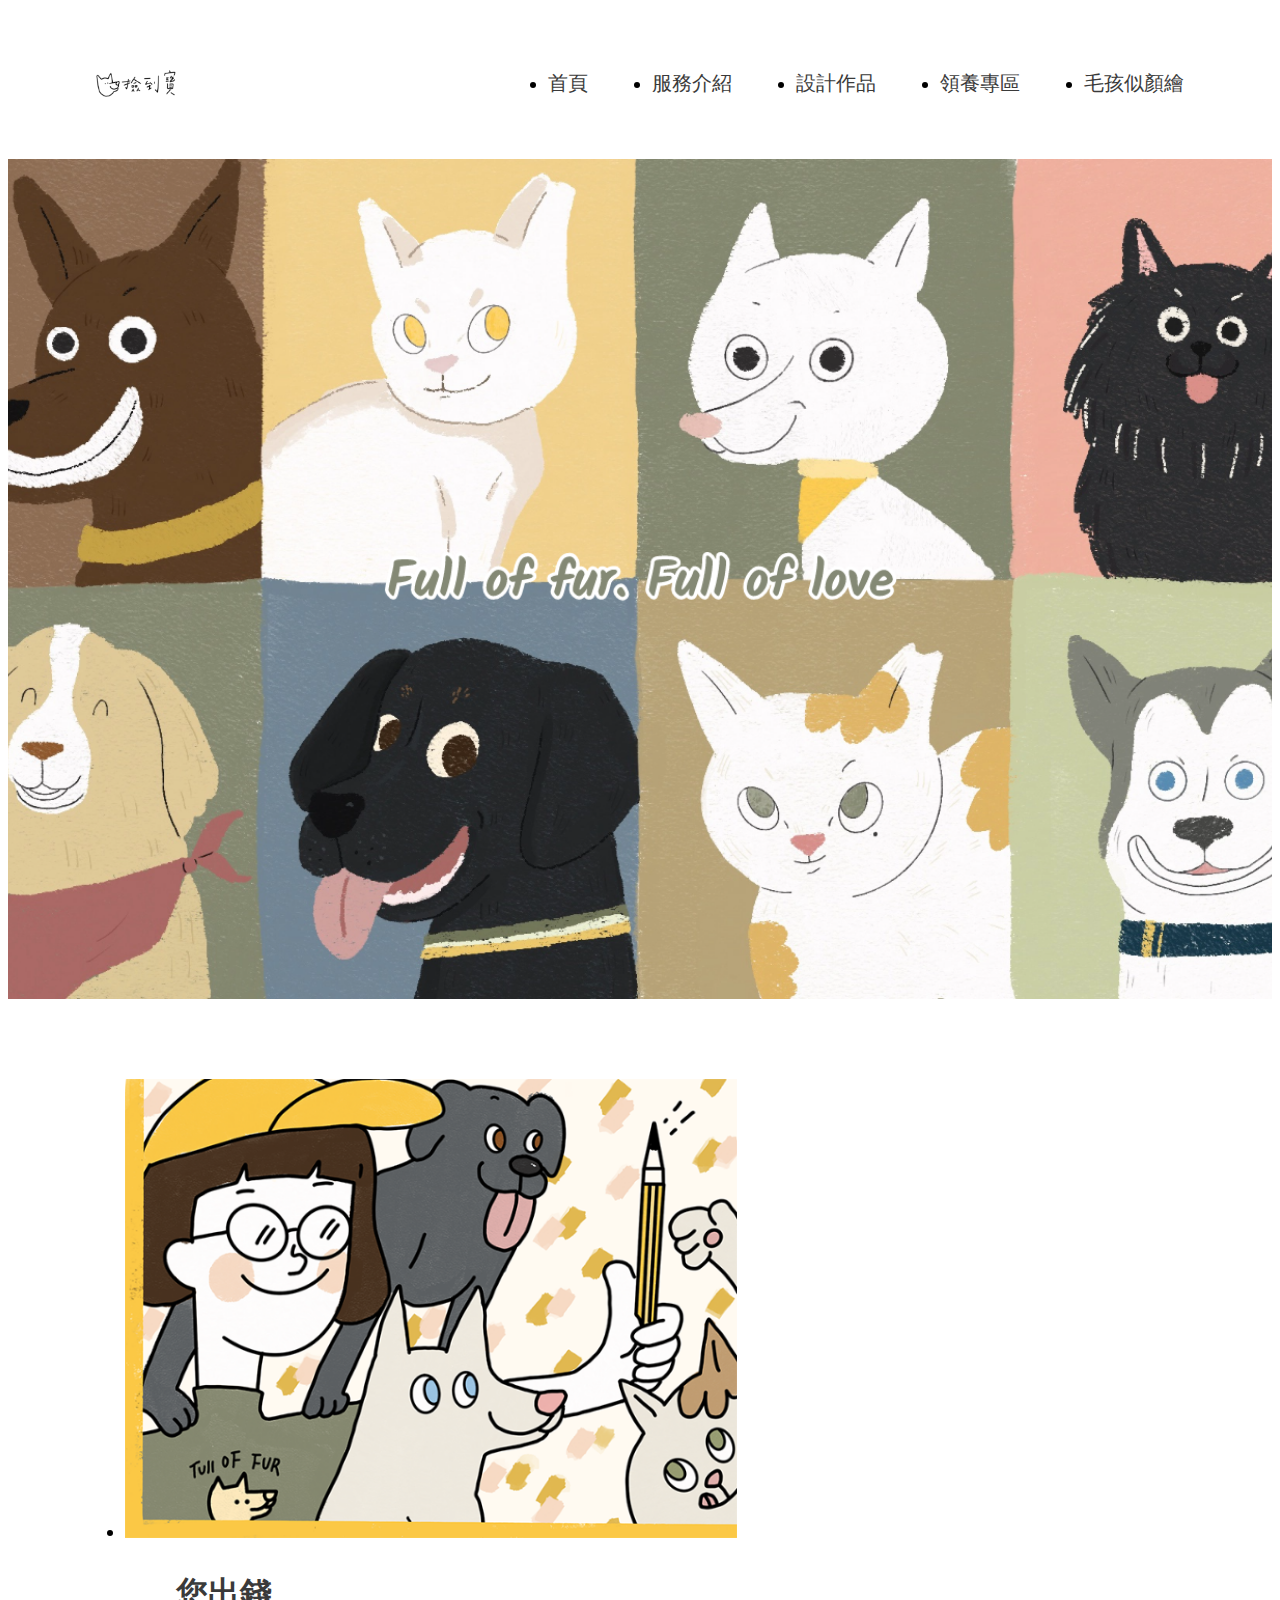
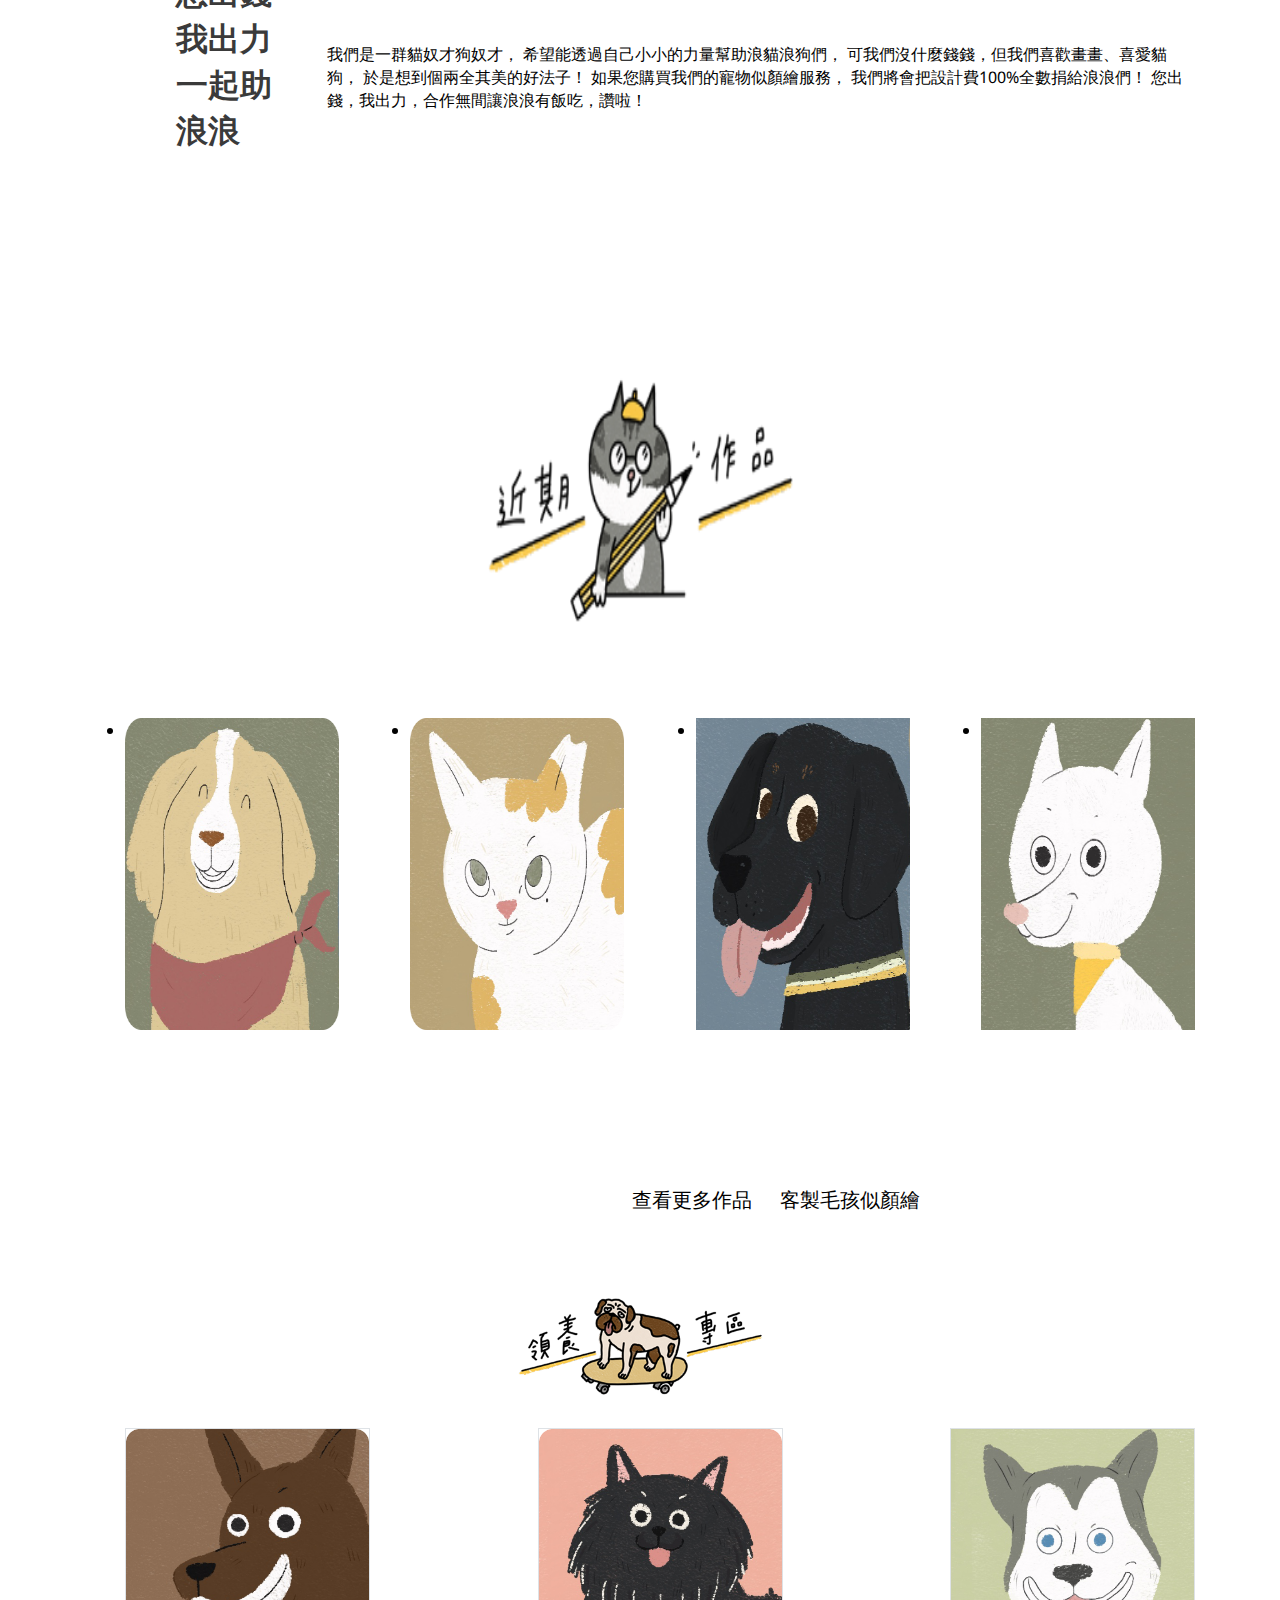
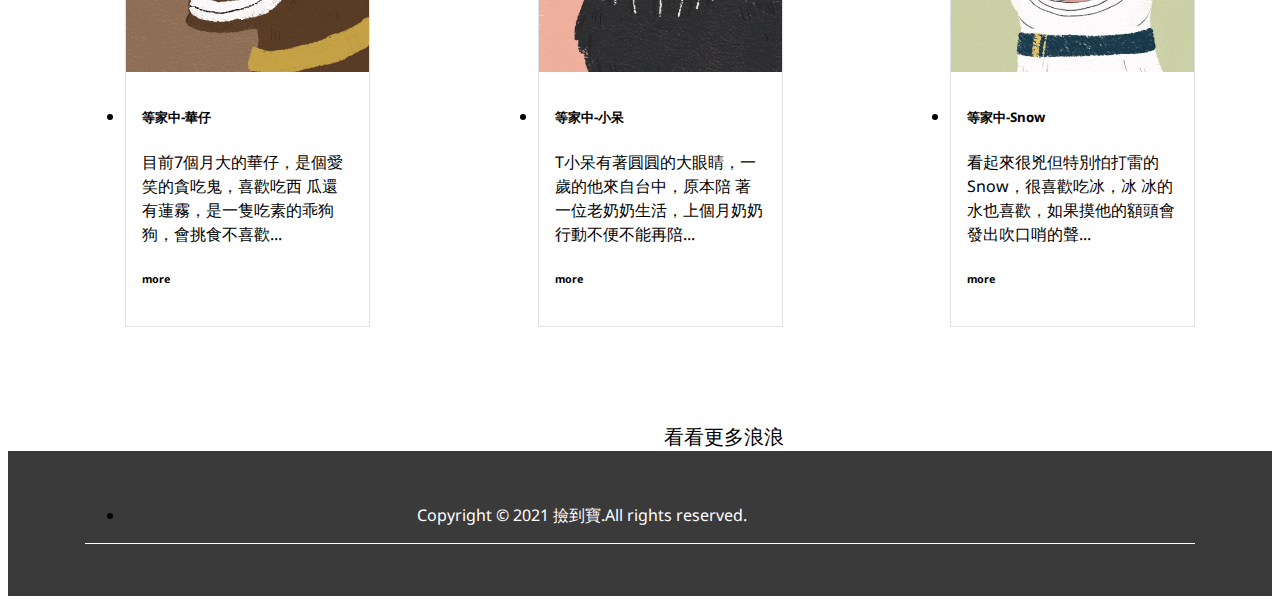
<file: index.html>
<!DOCTYPE html>
<html lang="en">

<head>
    <meta charset="UTF-8">
    <meta name="viewport" content="width=device-width, initial-scale=1.0">
    <meta http-equiv="X-UA-Compatible" content="ie=edge">
    <title>fin</title>
    <link rel="stylesheet" href="./fin.css">
    <link rel="stylesheet" href="./fin.css">
</head>

<body>
    <header class="header bg_primary_color">
        <h1>
            <a href="#">
  logo
              <!--  <img src="https://hexschool.github.io/webLayoutTraining1st/week3/logo.png" alt=""> -->
            </a>
        </h1>
        <nav>
            <ul class="menu">
                <li>
                    <a href="index.html" class="text_white position_r">
                        首頁
                    </a>
                </li>
                <li>
                    <a href="serve.html" class="text_white position_r">
                        服務介紹
                    </a>
                </li>
                <li>
                    <a href="design.html" class="text_white position_r">
                        設計作品
                    </a>
                </li>
                <li>
                    <a href="adopt.html" class="text_white position_r">
                        領養專區
                    </a>
                </li>
                <li>
                    <a href="priint.html" class="text_white position_r">
                        毛孩似顏繪
                    </a>
                </li>
            </ul>
        </nav>
    </header>
    <div class="banner text_primary_color">
    </div>

    <div class="classic_items">
        <div class="container">
            <ul>
                <li>
                    <a href="#" class="classic_item position_r">
                        <img src="home01.png" alt="">
                        <div class="display_flex align_items_center">
                            <span class="font_weight_bold">您出錢 我出力 一起助浪浪</span>
                            <a style="color: #000;;font-size:16px;text-decoration:Noto Sans,Regular">我們是一群貓奴才狗奴才， 希望能透過自己小小的力量幫助浪貓浪狗們， 可我們沒什麼錢錢，但我們喜歡畫畫、喜愛貓狗， 於是想到個兩全其美的好法子！ 如果您購買我們的寵物似顏繪服務， 我們將會把設計費100%全數捐給浪浪們！ 您出錢，我出力，合作無間讓浪浪有飯吃，讚啦！</a>
                        </div>
                    </a>

                </li>
            </ul>
        </div>
    </div>

    <div class="slogan bg_secondary_color line_height_1dot5">
        <div class="container">
            <img src="title01.png" alt="">
            <ul class="slogan_items">
                <li class="slogan_item">
                    <img src="dog05.png" alt="">
                </li>
                <li class="slogan_item">
                    <img src="dog.png" alt="">
                </li>
                <li class="slogan_item">
                    <img src="dog06.png" alt="">
                </li>
                <li class="slogan_item">
                    <img src="Michael.png" alt="">
                </li>
            </ul>
        </div>
    </div>
    &nbsp;&nbsp;&nbsp;&nbsp;&nbsp;&nbsp;&nbsp;&nbsp;&nbsp;&nbsp;&nbsp;&nbsp;&nbsp;&nbsp;&nbsp;&nbsp;&nbsp;&nbsp;&nbsp;&nbsp;&nbsp;&nbsp;&nbsp;&nbsp;&nbsp;&nbsp;&nbsp;&nbsp;&nbsp;&nbsp;&nbsp;&nbsp;&nbsp;&nbsp;&nbsp;&nbsp;&nbsp;&nbsp;&nbsp;&nbsp;&nbsp;&nbsp;&nbsp;&nbsp;&nbsp;&nbsp;&nbsp;&nbsp;&nbsp;&nbsp;&nbsp;&nbsp;&nbsp;&nbsp;&nbsp;&nbsp;&nbsp;&nbsp;&nbsp;&nbsp;&nbsp;&nbsp;&nbsp;&nbsp;&nbsp;&nbsp;&nbsp;&nbsp;&nbsp;&nbsp;&nbsp;&nbsp;&nbsp;&nbsp;&nbsp;&nbsp;&nbsp;&nbsp;&nbsp;&nbsp;&nbsp;&nbsp;&nbsp;&nbsp;&nbsp;&nbsp;&nbsp;&nbsp;&nbsp;&nbsp;&nbsp;&nbsp;&nbsp;&nbsp;&nbsp;&nbsp;&nbsp;&nbsp;&nbsp;&nbsp;&nbsp;&nbsp;&nbsp;&nbsp;&nbsp;&nbsp;&nbsp;&nbsp;&nbsp;&nbsp;&nbsp;&nbsp;&nbsp;&nbsp;&nbsp;&nbsp;&nbsp;&nbsp;&nbsp;&nbsp;&nbsp;&nbsp;&nbsp;&nbsp;&nbsp;&nbsp;&nbsp;&nbsp;&nbsp;&nbsp;&nbsp;&nbsp;&nbsp;&nbsp;&nbsp;&nbsp;&nbsp;&nbsp;&nbsp;&nbsp;&nbsp;&nbsp;&nbsp;&nbsp;&nbsp;&nbsp;&nbsp;&nbsp;&nbsp;&nbsp;&nbsp;&nbsp;&nbsp;&nbsp;&nbsp;
    <a style="color: #000;;font-size:20px;text-decoration:Noto Sans,Regular">查看更多作品</a>
    &nbsp;&nbsp;&nbsp;&nbsp;&nbsp;
    <a style="color: #000;;font-size:20px;text-decoration:Noto Sans,Regular">客製毛孩似顏繪</a>

    <div class="customer_recommendation line_height_1dot5">
        <div class="container">
            <img src="title02.png" style="display:block; margin:auto;" />
            <ul class="customer_recommendation_ul">
                <li class="customer_recommendation_li">
                    <img src="dog01.png" alt="">
                    <div class="customer_recommendation_info">
                        <h5>等家中-華仔</h5>
                        <p>
                            目前7個月大的華仔，是個愛笑的貪吃鬼，喜歡吃西
                            瓜還有蓮霧，是一隻吃素的乖狗狗，會挑食不喜歡...
                        </p>
                        <h6>more</h6>
                    </div>
                </li>
                <li class="customer_recommendation_li">
                    <img src="04.png" alt="">
                    <div class="customer_recommendation_info">
                        <h5>等家中-小呆</h5>
                        <p>
                            T小呆有著圓圓的大眼睛，一歲的他來自台中，原本陪
                            著一位老奶奶生活，上個月奶奶行動不便不能再陪...
                        </p>
                        <h6>more</h6>
                    </div>

                </li>
                <li class="customer_recommendation_li">
                    <img src="08.png" alt="">
                    <div class="customer_recommendation_info">
                        <h5>等家中-Snow</h5>
                        <p>
                            看起來很兇但特別怕打雷的Snow，很喜歡吃冰，冰
                            冰的水也喜歡，如果摸他的額頭會發出吹口哨的聲...
                        </p>
                        <h6>more</h6>
                    </div>

                </li>
            </ul>
        </div>
    </div>
    &nbsp;&nbsp;&nbsp;&nbsp;&nbsp;&nbsp;&nbsp;&nbsp;&nbsp;&nbsp;&nbsp;&nbsp;&nbsp;&nbsp;&nbsp;&nbsp;&nbsp;&nbsp;&nbsp;&nbsp;&nbsp;&nbsp;&nbsp;&nbsp;&nbsp;&nbsp;&nbsp;&nbsp;&nbsp;&nbsp;&nbsp;&nbsp;&nbsp;&nbsp;&nbsp;&nbsp;&nbsp;&nbsp;&nbsp;&nbsp;&nbsp;&nbsp;&nbsp;&nbsp;&nbsp;&nbsp;&nbsp;&nbsp;&nbsp;&nbsp;&nbsp;&nbsp;&nbsp;&nbsp;&nbsp;&nbsp;&nbsp;&nbsp;&nbsp;&nbsp;&nbsp;&nbsp;&nbsp;&nbsp;&nbsp;&nbsp;&nbsp;&nbsp;&nbsp;&nbsp;&nbsp;&nbsp;&nbsp;&nbsp;&nbsp;&nbsp;&nbsp;&nbsp;&nbsp;&nbsp;&nbsp;&nbsp;&nbsp;&nbsp;&nbsp;&nbsp;&nbsp;&nbsp;&nbsp;&nbsp;&nbsp;&nbsp;&nbsp;&nbsp;&nbsp;&nbsp;&nbsp;&nbsp;&nbsp;&nbsp;&nbsp;&nbsp;&nbsp;&nbsp;&nbsp;&nbsp;&nbsp;&nbsp;&nbsp;&nbsp;&nbsp;&nbsp;&nbsp;&nbsp;&nbsp;&nbsp;&nbsp;&nbsp;&nbsp;&nbsp;&nbsp;&nbsp;&nbsp;&nbsp;&nbsp;&nbsp;&nbsp;&nbsp;&nbsp;&nbsp;&nbsp;&nbsp;&nbsp;&nbsp;&nbsp;&nbsp;&nbsp;&nbsp;&nbsp;&nbsp;&nbsp;&nbsp;&nbsp;&nbsp;&nbsp;&nbsp;&nbsp;&nbsp;&nbsp;&nbsp;&nbsp;&nbsp;&nbsp;&nbsp;&nbsp;&nbsp;&nbsp;&nbsp;&nbsp;&nbsp;&nbsp;&nbsp;&nbsp;
    <a style="color: #000;;font-size:20px;text-decoration:Noto Sans,Regular">看看更多浪浪</a>

    <footer class="bg_third_color line_height_1dot5 ">
        <div class="container">
            <div class="footer_info display_flex justify_content_space_between">
                <div class="copy_right display_flex justify_content_space_between ">
                    <ul class="note_btns display_flex">
                        <li>
                            &nbsp;&nbsp;&nbsp;&nbsp;&nbsp;&nbsp;&nbsp;&nbsp;&nbsp;&nbsp;&nbsp;&nbsp;&nbsp;&nbsp;&nbsp;&nbsp;&nbsp;&nbsp;&nbsp;&nbsp;&nbsp;&nbsp;&nbsp;&nbsp;&nbsp;&nbsp;&nbsp;&nbsp;&nbsp;&nbsp;&nbsp;&nbsp;&nbsp;&nbsp;&nbsp;&nbsp;&nbsp;&nbsp;&nbsp;&nbsp;&nbsp;&nbsp;&nbsp;&nbsp;&nbsp;&nbsp;&nbsp;&nbsp;&nbsp;&nbsp;&nbsp;&nbsp;&nbsp;&nbsp;&nbsp;&nbsp;&nbsp;&nbsp;&nbsp;&nbsp;&nbsp;&nbsp;&nbsp;&nbsp;&nbsp;&nbsp;&nbsp;&nbsp;&nbsp;&nbsp;&nbsp;&nbsp;
                            <h7><a style="color: #fff;;font-size:16px;text-decoration:Noto Sans,Regular">Copyright © 2021 撿到寶.All rights reserved.</a></h7>
                        </li>
                    </ul>
                </div>
            </div>
        </div>
    </footer>  

</body>

</html>
</file>
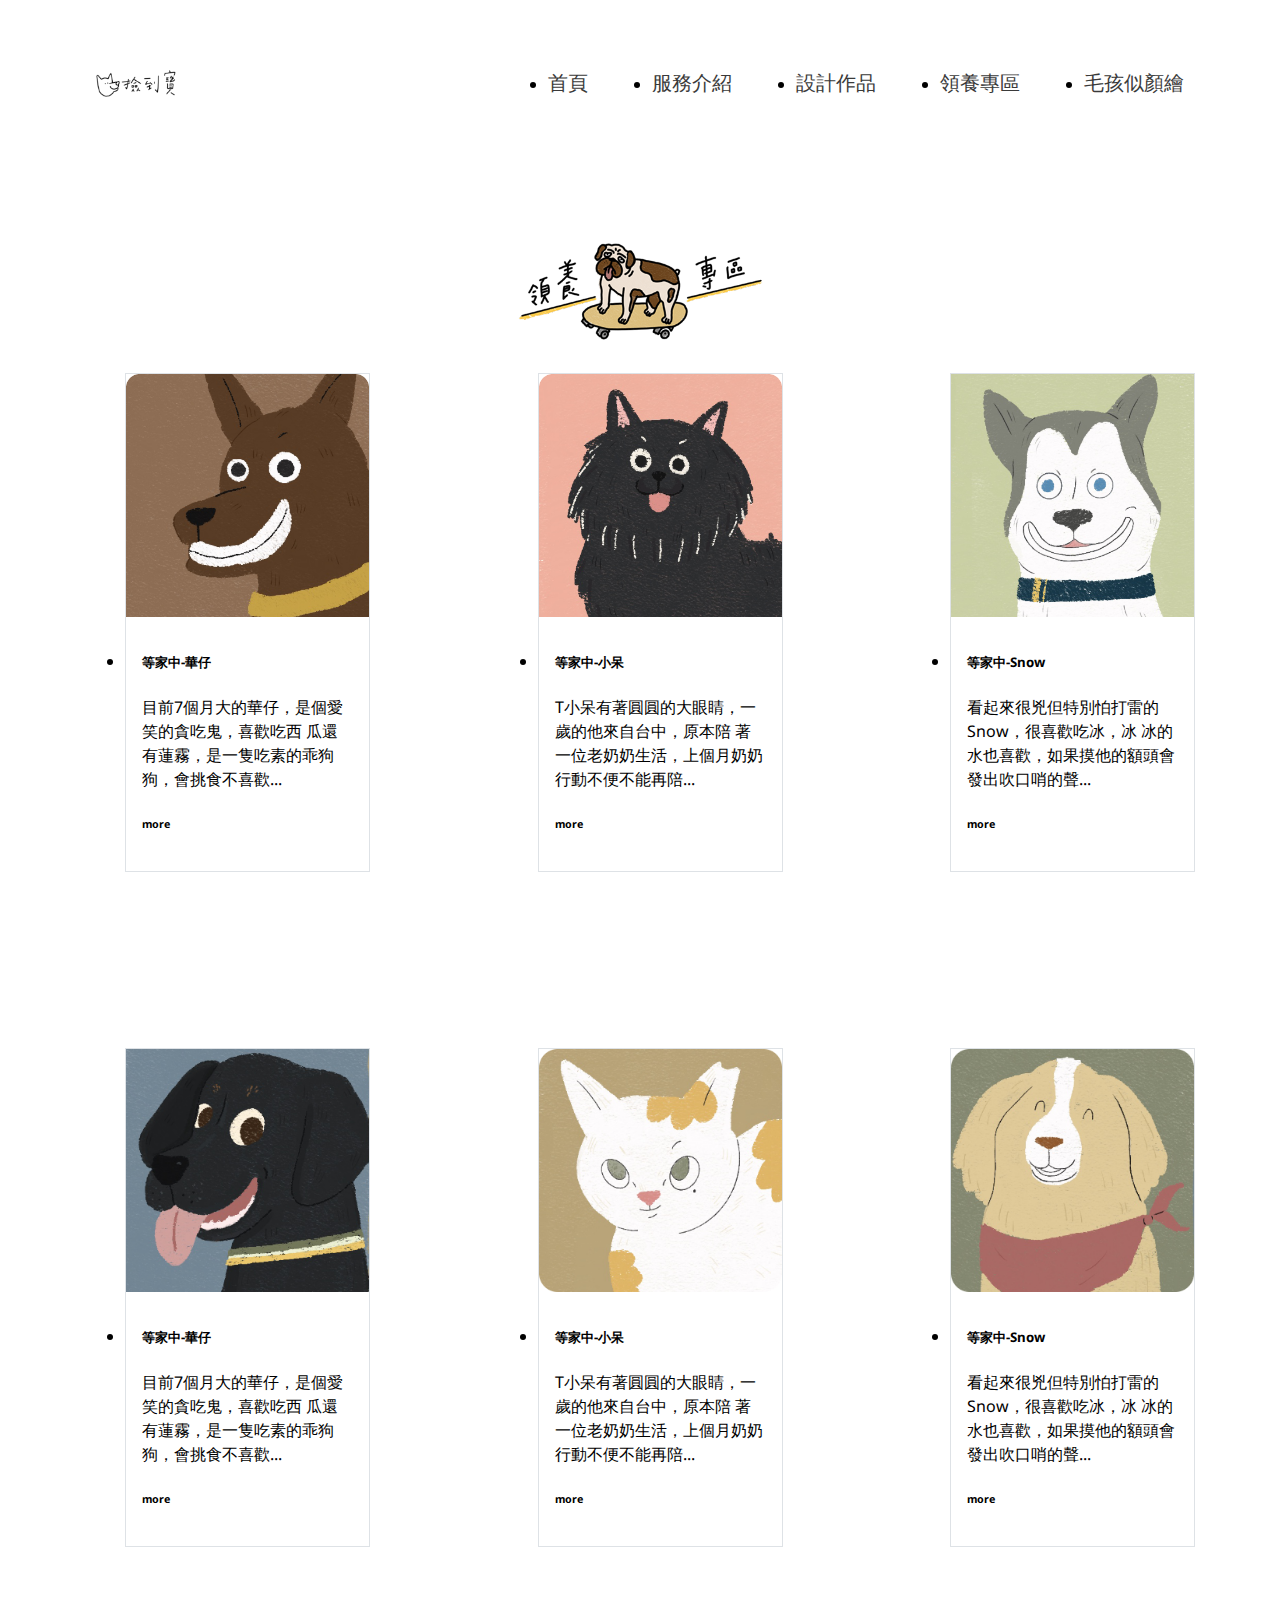
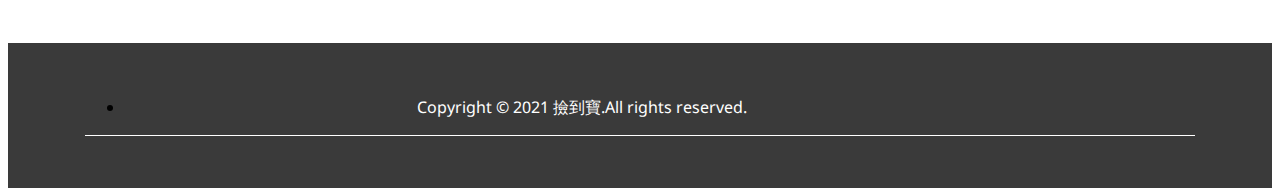
<file: adopt.html>
<!DOCTYPE html>
<html lang="en">

<head>
    <meta charset="UTF-8">
    <meta name="viewport" content="width=device-width, initial-scale=1.0">
    <meta http-equiv="X-UA-Compatible" content="ie=edge">
    <title>fin</title>
    <link rel="stylesheet" href="./fin3.css">
    <link rel="stylesheet" href="./fin3.css">
</head>

<body>
    <header class="header bg_primary_color">
        <h1>
            <a href="#">
  logo
              <!--  <img src="https://hexschool.github.io/webLayoutTraining1st/week3/logo.png" alt=""> -->
            </a>
        </h1>
        <nav>
            <ul class="menu">
                <li>
                    <a href="index.html" class="text_white position_r">
                        首頁
                    </a>
                </li>
                <li>
                    <a href="serve.html" class="text_white position_r">
                        服務介紹
                    </a>
                </li>
                <li>
                    <a href="design.html" class="text_white position_r">
                        設計作品
                    </a>
                </li>
                <li>
                    <a href="adopt.html" class="text_white position_r">
                        領養專區
                    </a>
                </li>
                <li>
                    <a href="priint.html" class="text_white position_r">
                        毛孩似顏繪
                    </a>
                </li>
            </ul>
        </nav>
    </header>   

    <div class="customer_recommendation line_height_1dot5">
        <div class="container">
            <img src="title02.png" style="display:block; margin:auto;" />
            <ul class="customer_recommendation_ul">
                <li class="customer_recommendation_li">
                    <img src="dog01.png" alt="">
                    <div class="customer_recommendation_info">
                        <h5>等家中-華仔</h5>
                        <p>
                            目前7個月大的華仔，是個愛笑的貪吃鬼，喜歡吃西
                            瓜還有蓮霧，是一隻吃素的乖狗狗，會挑食不喜歡...
                        </p>
                        <h6>more</h6>
                    </div>
                </li>
                <li class="customer_recommendation_li">
                    <img src="04.png" alt="">
                    <div class="customer_recommendation_info">
                        <h5>等家中-小呆</h5>
                        <p>
                            T小呆有著圓圓的大眼睛，一歲的他來自台中，原本陪
                            著一位老奶奶生活，上個月奶奶行動不便不能再陪...
                        </p>
                        <h6>more</h6>
                    </div>

                </li>
                <li class="customer_recommendation_li">
                    <img src="08.png" alt="">
                    <div class="customer_recommendation_info">
                        <h5>等家中-Snow</h5>
                        <p>
                            看起來很兇但特別怕打雷的Snow，很喜歡吃冰，冰
                            冰的水也喜歡，如果摸他的額頭會發出吹口哨的聲...
                        </p>
                        <h6>more</h6>
                    </div>

                </li>
            </ul>
        </div>
    </div>

    <div class="customer_recommendation line_height_1dot5">
        <div class="container">
            <ul class="customer_recommendation_ul">
                <li class="customer_recommendation_li">
                    <img src="dog06.png" alt="">
                    <div class="customer_recommendation_info">
                        <h5>等家中-華仔</h5>
                        <p>
                            目前7個月大的華仔，是個愛笑的貪吃鬼，喜歡吃西
                            瓜還有蓮霧，是一隻吃素的乖狗狗，會挑食不喜歡...
                        </p>
                        <h6>more</h6>
                    </div>
                </li>
                <li class="customer_recommendation_li">
                    <img src="dog.png" alt="">
                    <div class="customer_recommendation_info">
                        <h5>等家中-小呆</h5>
                        <p>
                            T小呆有著圓圓的大眼睛，一歲的他來自台中，原本陪
                            著一位老奶奶生活，上個月奶奶行動不便不能再陪...
                        </p>
                        <h6>more</h6>
                    </div>

                </li>
                <li class="customer_recommendation_li">
                    <img src="dog05.png" alt="">
                    <div class="customer_recommendation_info">
                        <h5>等家中-Snow</h5>
                        <p>
                            看起來很兇但特別怕打雷的Snow，很喜歡吃冰，冰
                            冰的水也喜歡，如果摸他的額頭會發出吹口哨的聲...
                        </p>
                        <h6>more</h6>
                    </div>
                    
                </li>
            </ul>
        </div>
    </div>
    
    

    <footer class="bg_third_color line_height_1dot5 ">
        <div class="container">
            <div class="footer_info display_flex justify_content_space_between">
                <div class="copy_right display_flex justify_content_space_between ">
                    <ul class="note_btns display_flex">
                        <li>
                            &nbsp;&nbsp;&nbsp;&nbsp;&nbsp;&nbsp;&nbsp;&nbsp;&nbsp;&nbsp;&nbsp;&nbsp;&nbsp;&nbsp;&nbsp;&nbsp;&nbsp;&nbsp;&nbsp;&nbsp;&nbsp;&nbsp;&nbsp;&nbsp;&nbsp;&nbsp;&nbsp;&nbsp;&nbsp;&nbsp;&nbsp;&nbsp;&nbsp;&nbsp;&nbsp;&nbsp;&nbsp;&nbsp;&nbsp;&nbsp;&nbsp;&nbsp;&nbsp;&nbsp;&nbsp;&nbsp;&nbsp;&nbsp;&nbsp;&nbsp;&nbsp;&nbsp;&nbsp;&nbsp;&nbsp;&nbsp;&nbsp;&nbsp;&nbsp;&nbsp;&nbsp;&nbsp;&nbsp;&nbsp;&nbsp;&nbsp;&nbsp;&nbsp;&nbsp;&nbsp;&nbsp;&nbsp;
                            <h7><a style="color: #fff;;font-size:16px;text-decoration:Noto Sans,Regular">Copyright © 2021 撿到寶.All rights reserved.</a></h7>
                        </li>
                    </ul>
                </div>
            </div>
        </div>
    </footer>  

</body>

</html>
</file>
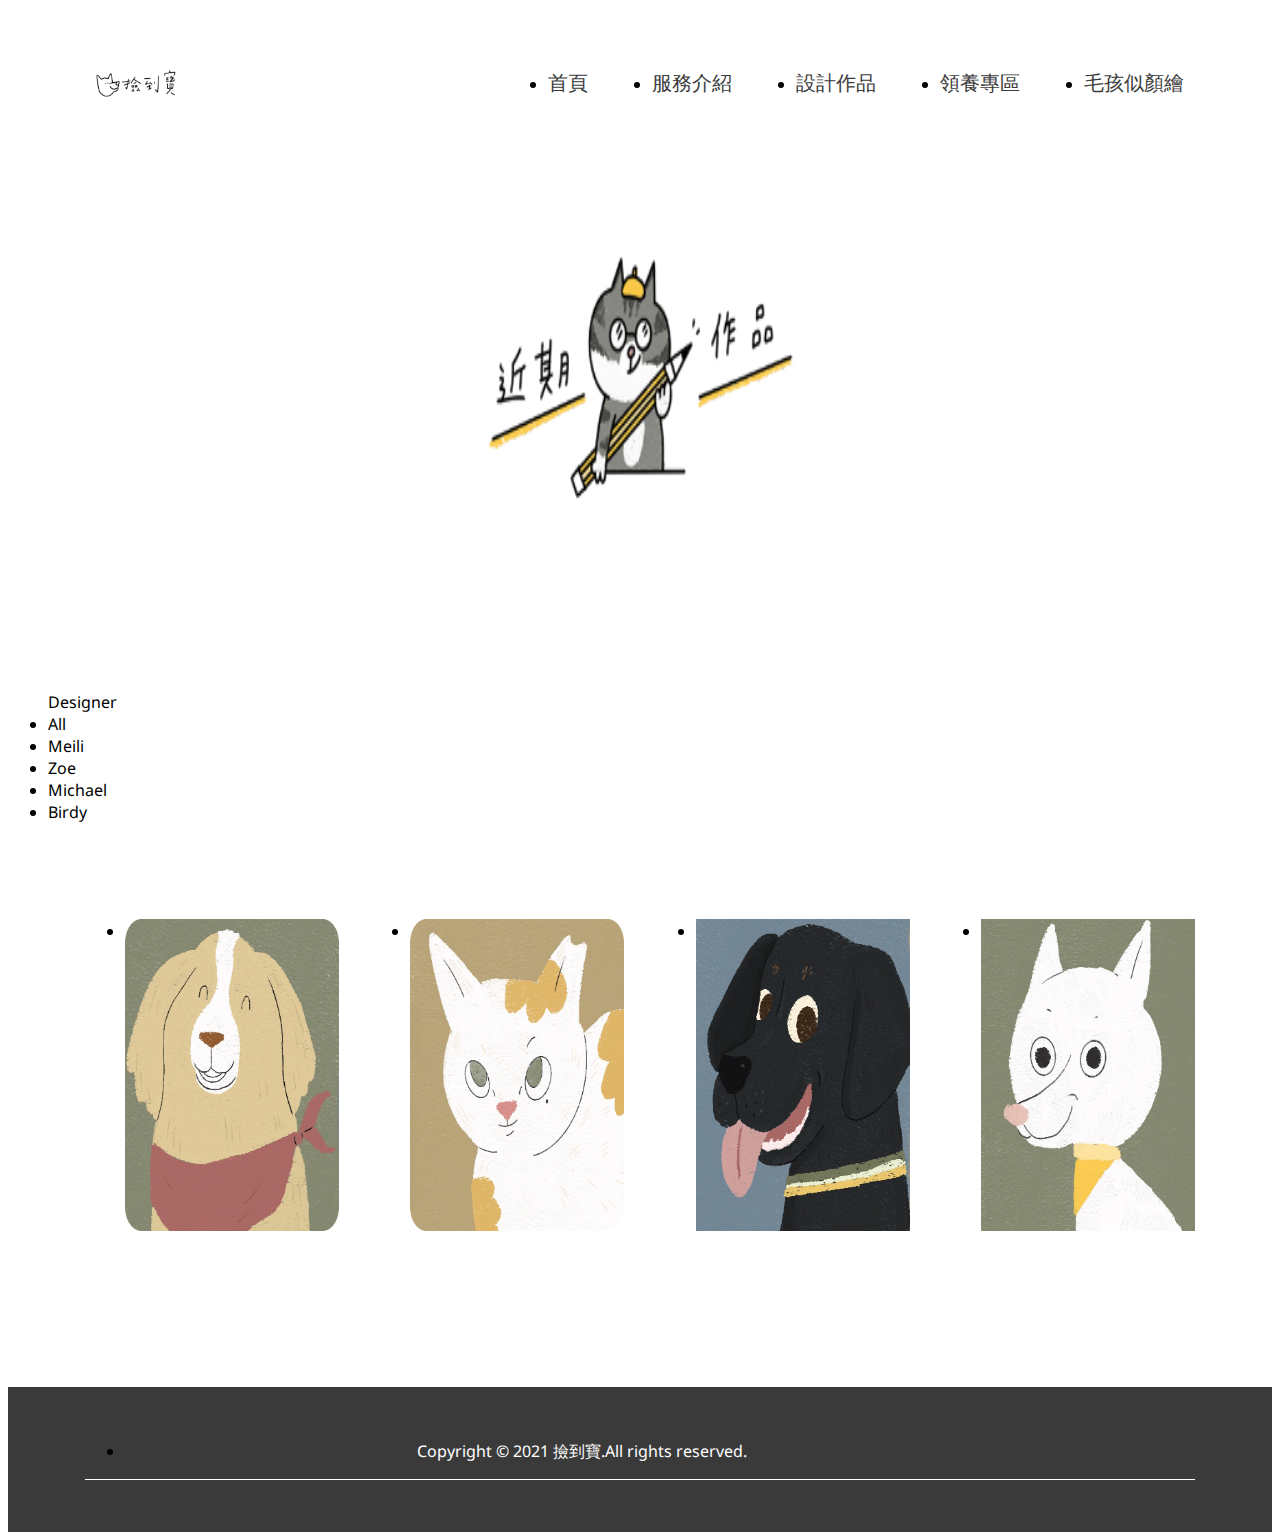
<file: design.html>
<!DOCTYPE html>
<html lang="en">

<head>
    <meta charset="UTF-8">
    <meta name="viewport" content="width=device-width, initial-scale=1.0">
    <meta http-equiv="X-UA-Compatible" content="ie=edge">
    <title>fin</title>
    <link rel="stylesheet" href="./fin3.css">
    <link rel="stylesheet" href="./fin3.css">
</head>

<body>
    <header class="header bg_primary_color">
        <h1>
            <a href="#">
  logo
              <!--  <img src="https://hexschool.github.io/webLayoutTraining1st/week3/logo.png" alt=""> -->
            </a>
        </h1>
        <nav>
            <ul class="menu">
                <li>
                    <a href="index.html" class="text_white position_r">
                        首頁
                    </a>
                </li>
                <li>
                    <a href="serve.html" class="text_white position_r">
                        服務介紹
                    </a>
                </li>
                <li>
                    <a href="design.html" class="text_white position_r">
                        設計作品
                    </a>
                </li>
                <li>
                    <a href="adopt.html" class="text_white position_r">
                        領養專區
                    </a>
                </li>
                <li>
                    <a href="priint.html" class="text_white position_r">
                        毛孩似顏繪
                    </a>
                </li>
            </ul>
        </nav>
    </header>   

    <div class="slogan bg_secondary_color line_height_1dot5">
        <div class="container">
            <img src="title01.png" alt="">
        </div>
    </div>

    <div class=”wrap”>
        <div class=”left”>
         <ul>
          <h7>Designer</h7>
          <li>All</li>
          <li>Meili</li>
          <li>Zoe</li>
          <li>Michael</li>
          <li>Birdy</li>
         </ul>
        </div>
    </div>


    <div class="slogan bg_secondary_color line_height_1dot5">
        <div class="container">
            <ul class="slogan_items">
                <li class="slogan_item">
                    <img src="dog05.png" alt="">
                </li>
                <li class="slogan_item">
                    <img src="dog.png" alt="">
                </li>
                <li class="slogan_item">
                    <img src="dog06.png" alt="">
                </li>
                <li class="slogan_item">
                    <img src="Michael.png" alt="">
                </li>
            </ul>
        </div>
    </div>

    <footer class="bg_third_color line_height_1dot5 ">
        <div class="container">
            <div class="footer_info display_flex justify_content_space_between">
                <div class="copy_right display_flex justify_content_space_between ">
                    <ul class="note_btns display_flex">
                        <li>
                            &nbsp;&nbsp;&nbsp;&nbsp;&nbsp;&nbsp;&nbsp;&nbsp;&nbsp;&nbsp;&nbsp;&nbsp;&nbsp;&nbsp;&nbsp;&nbsp;&nbsp;&nbsp;&nbsp;&nbsp;&nbsp;&nbsp;&nbsp;&nbsp;&nbsp;&nbsp;&nbsp;&nbsp;&nbsp;&nbsp;&nbsp;&nbsp;&nbsp;&nbsp;&nbsp;&nbsp;&nbsp;&nbsp;&nbsp;&nbsp;&nbsp;&nbsp;&nbsp;&nbsp;&nbsp;&nbsp;&nbsp;&nbsp;&nbsp;&nbsp;&nbsp;&nbsp;&nbsp;&nbsp;&nbsp;&nbsp;&nbsp;&nbsp;&nbsp;&nbsp;&nbsp;&nbsp;&nbsp;&nbsp;&nbsp;&nbsp;&nbsp;&nbsp;&nbsp;&nbsp;&nbsp;&nbsp;
                            <h7><a style="color: #fff;;font-size:16px;text-decoration:Noto Sans,Regular">Copyright © 2021 撿到寶.All rights reserved.</a></h7>
                        </li>
                    </ul>
                </div>
            </div>
        </div>
    </footer>  

</body>

</html>
</file>
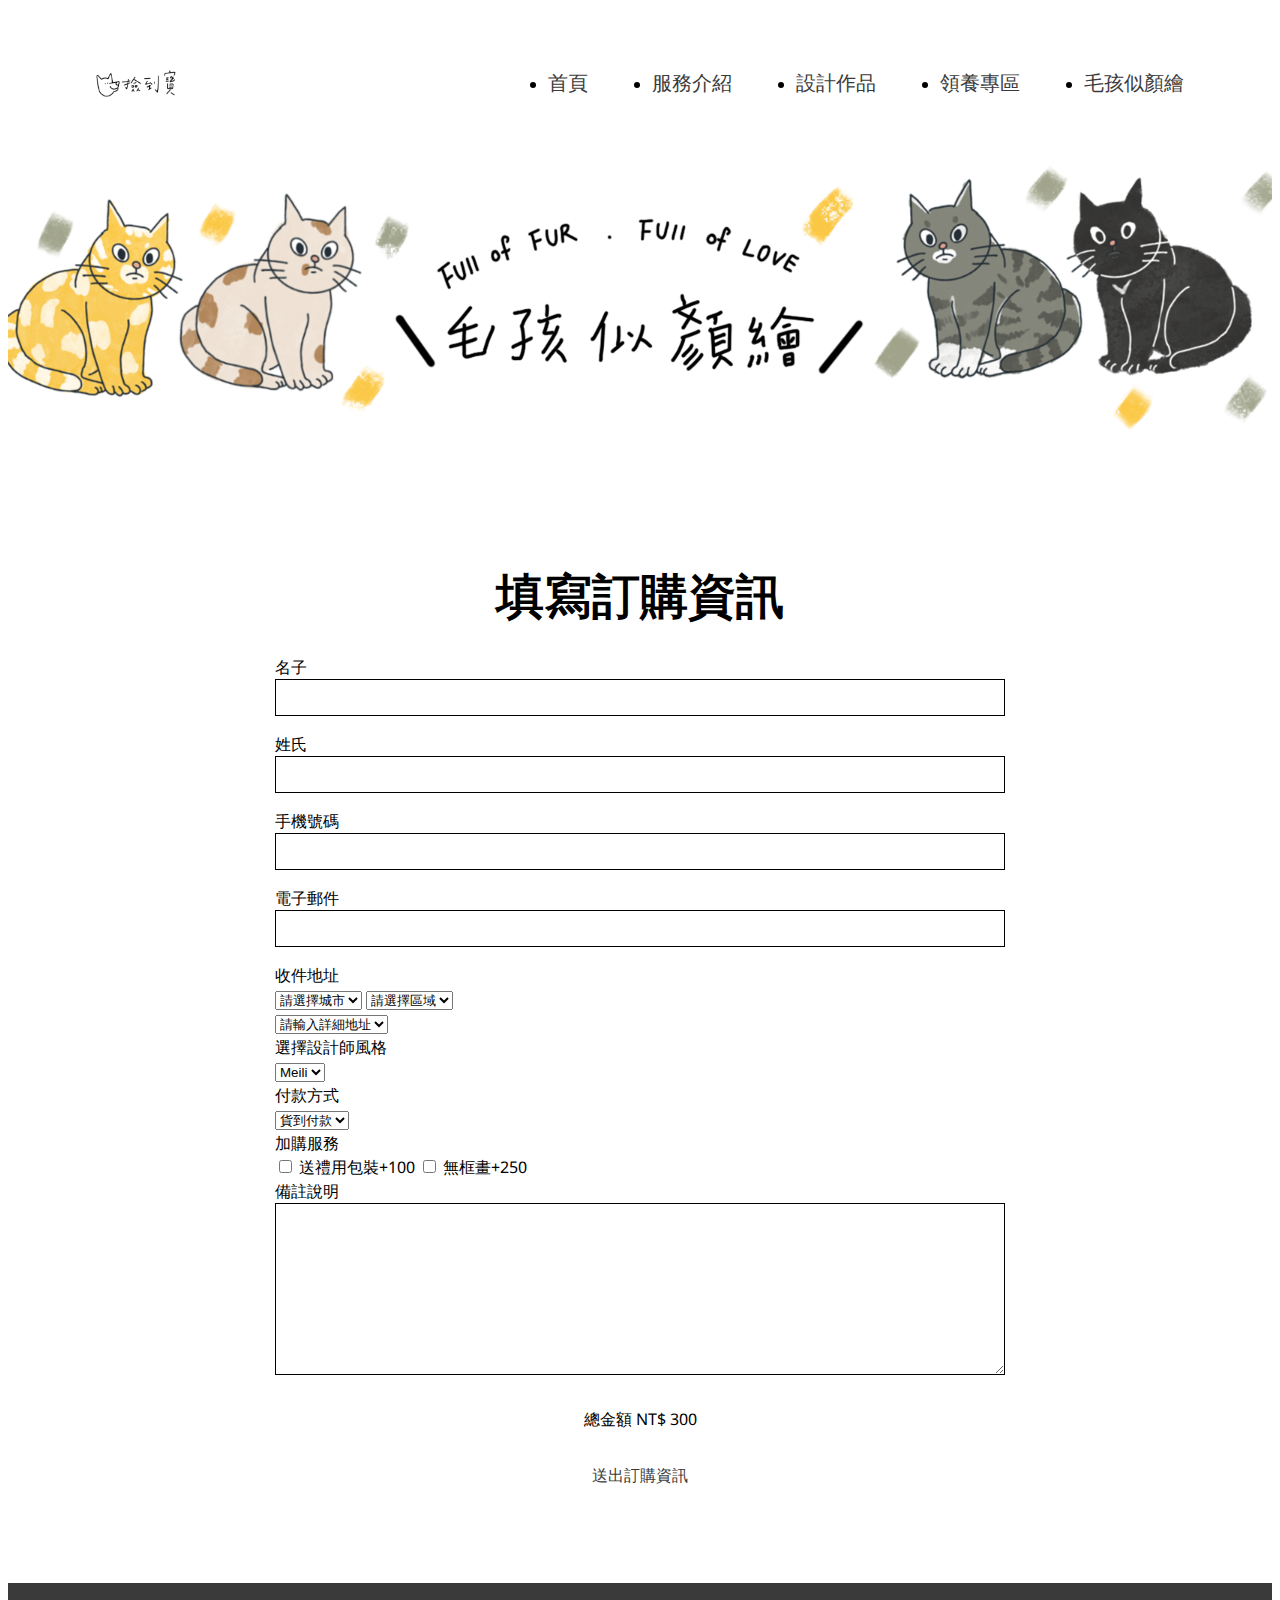
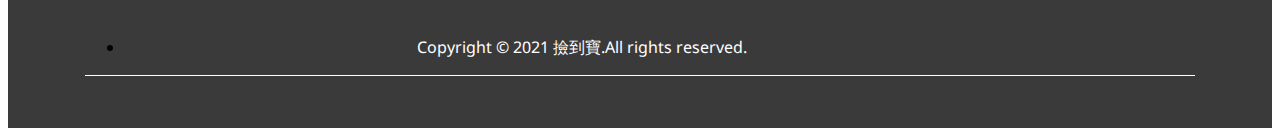
<file: priint.html>
<!DOCTYPE html>
<html lang="en">

<head>
    <meta charset="UTF-8">
    <meta name="viewport" content="width=device-width, initial-scale=1.0">
    <meta http-equiv="X-UA-Compatible" content="ie=edge">
    <title>fin</title>
    <link rel="stylesheet" href="./fin2.css">
    <link rel="stylesheet" href="./fin2.css">
</head>

<body>
    <header class="header bg_primary_color">
        <h1>
            <a href="#">
  logo
              <!--  <img src="https://hexschool.github.io/webLayoutTraining1st/week3/logo.png" alt=""> -->
            </a>
        </h1>
        <nav>
            <ul class="menu">
                <li>
                    <a href="index.html" class="text_white position_r">
                        首頁
                    </a>
                </li>
                <li>
                    <a href="serve.html" class="text_white position_r">
                        服務介紹
                    </a>
                </li>
                <li>
                    <a href="design.html" class="text_white position_r">
                        設計作品
                    </a>
                </li>
                <li>
                    <a href="adopt.html" class="text_white position_r">
                        領養專區
                    </a>
                </li>
                <li>
                    <a href="priint.html" class="text_white position_r">
                        毛孩似顏繪
                    </a>
                </li>
            </ul>
        </nav>
    </header>
    <div class="banner text_primary_color">
    </div>

    <div class="contact_us bg_secondary_color line_height_1dot5">
        <div class="container">
            <h3 class="index_h3 text_dark">填寫訂購資訊</h3>
            <form action="">
                <label for="customer_name">名子</label>
                <input type="text"  id="customer_lname">
                <label for="customer_name">姓氏</label>
                <input type="text"  id="customer_fname">
                <label for="customer_tel">手機號碼</label>
                <input type="tel" name="" id="customer_tel" >
                <label for="customer_mail">電子郵件</label>
                <input type="email" name="" id="customer_mail" >
                <label for="customer_site">收件地址</label></br>
                <select>
                    <option>請選擇城市</option>
                </select>
                <select>
                    <option>請選擇區域</option>
                </select>
                </br>
                <select>
                    <option>請輸入詳細地址</option>
                </select>
                </br>
                <label for="customer_peo">選擇設計師風格</label></br>
                <select>
                    <option>Meili</option>
                </select>
                </br>
                <label for="customer_peo">付款方式</label></br>
                <select>
                    <option>貨到付款</option>
                </select>
                </br>
                <label for="customer_mail">加購服務</label></br>    
                <input type="checkbox" name="100" > 送禮用包裝+100
                <input type="checkbox" name="250" > 無框畫+250
                </br>
                <label for="customer_text">備註說明</label>
                <textarea name="" id="customer_text" cols="30" rows="10"></textarea>
                <a  class="send_btn">
                    總金額 NT$ 300
                </a>
                <a href="#" class="send_btn bg_primary_color text_white">
                    送出訂購資訊
                </a>
            </form>
        </div>
    </div>

    <footer class="bg_third_color line_height_1dot5 ">
        <div class="container">
            <div class="footer_info display_flex justify_content_space_between">
                <div class="copy_right display_flex justify_content_space_between ">
                    <ul class="note_btns display_flex">
                        <li>
                            &nbsp;&nbsp;&nbsp;&nbsp;&nbsp;&nbsp;&nbsp;&nbsp;&nbsp;&nbsp;&nbsp;&nbsp;&nbsp;&nbsp;&nbsp;&nbsp;&nbsp;&nbsp;&nbsp;&nbsp;&nbsp;&nbsp;&nbsp;&nbsp;&nbsp;&nbsp;&nbsp;&nbsp;&nbsp;&nbsp;&nbsp;&nbsp;&nbsp;&nbsp;&nbsp;&nbsp;&nbsp;&nbsp;&nbsp;&nbsp;&nbsp;&nbsp;&nbsp;&nbsp;&nbsp;&nbsp;&nbsp;&nbsp;&nbsp;&nbsp;&nbsp;&nbsp;&nbsp;&nbsp;&nbsp;&nbsp;&nbsp;&nbsp;&nbsp;&nbsp;&nbsp;&nbsp;&nbsp;&nbsp;&nbsp;&nbsp;&nbsp;&nbsp;&nbsp;&nbsp;&nbsp;&nbsp;
                            <h7><a style="color: #fff;;font-size:16px;text-decoration:Noto Sans,Regular">Copyright © 2021 撿到寶.All rights reserved.</a></h7>
                        </li>
                    </ul>
                </div>
            </div>
        </div>
    </footer>  

</body>

</html>
</file>
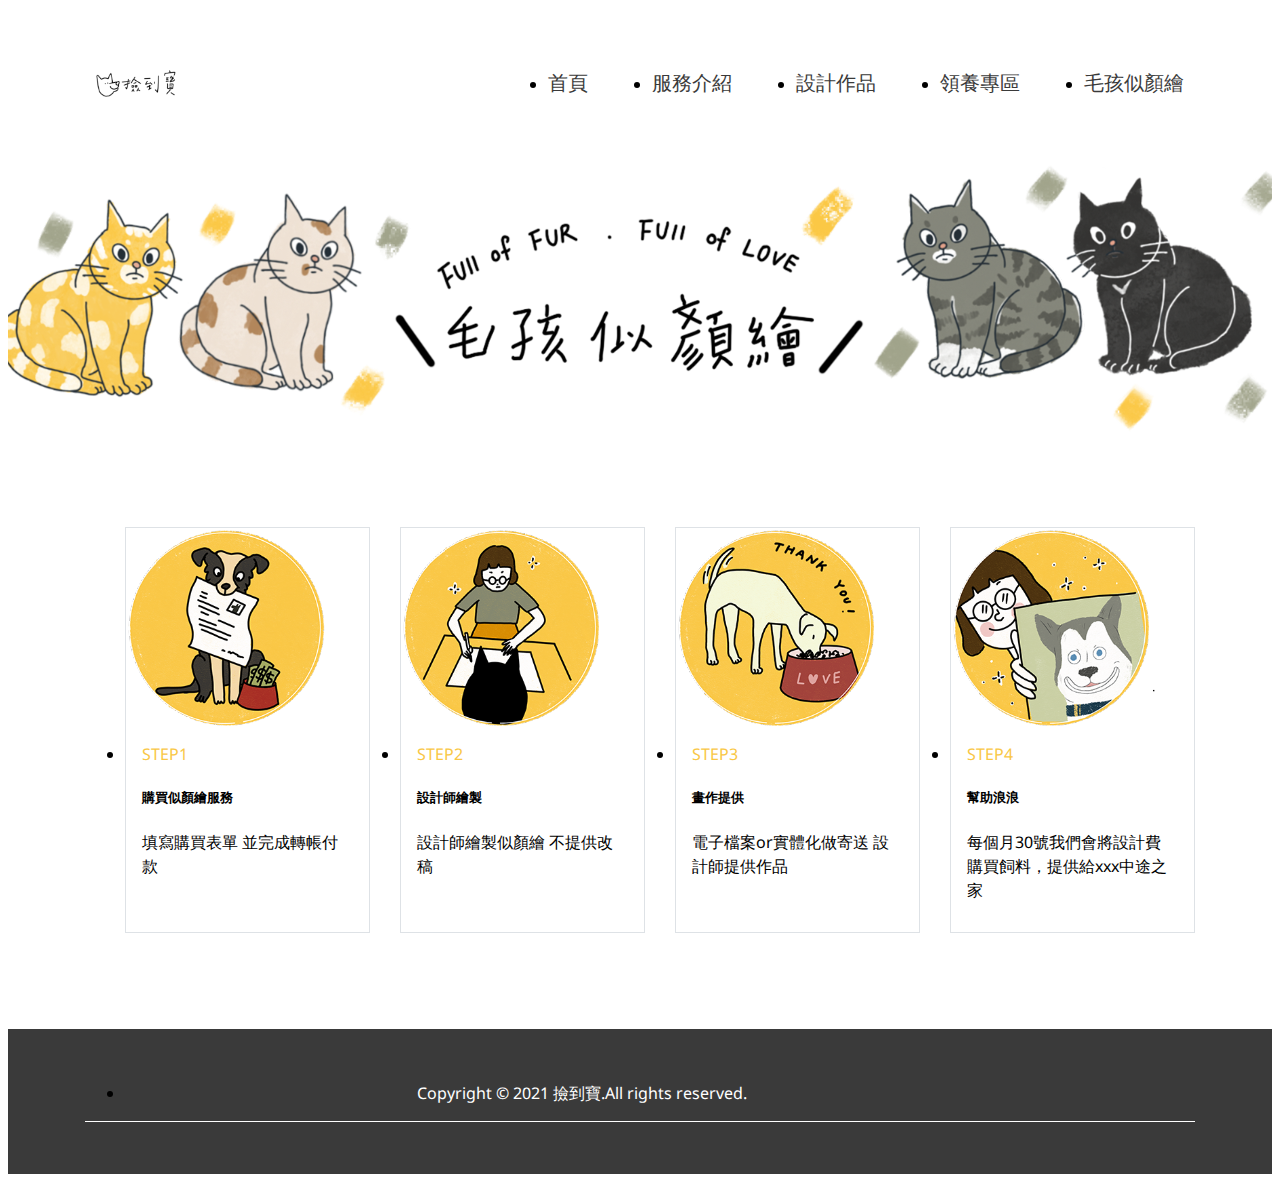
<file: serve.html>
<!DOCTYPE html>
<html lang="en">

<head>
    <meta charset="UTF-8">
    <meta name="viewport" content="width=device-width, initial-scale=1.0">
    <meta http-equiv="X-UA-Compatible" content="ie=edge">
    <title>fin</title>
    <link rel="stylesheet" href="./fin2.css">
    <link rel="stylesheet" href="./fin2.css">
</head>

<body>
    <header class="header bg_primary_color">
        <h1>
            <a href="#">
  logo
              <!--  <img src="https://hexschool.github.io/webLayoutTraining1st/week3/logo.png" alt=""> -->
            </a>
        </h1>
        <nav>
            <ul class="menu">
                <li>
                    <a href="index.html" class="text_white position_r">
                        首頁
                    </a>
                </li>
                <li>
                    <a href="serve.html" class="text_white position_r">
                        服務介紹
                    </a>
                </li>
                <li>
                    <a href="design.html" class="text_white position_r">
                        設計作品
                    </a>
                </li>
                <li>
                    <a href="adopt.html" class="text_white position_r">
                        領養專區
                    </a>
                </li>
                <li>
                    <a href="priint.html" class="text_white position_r">
                        毛孩似顏繪
                    </a>
                </li>
            </ul>
        </nav>
    </header>
    <div class="banner text_primary_color">
    </div>

    <div class="customer_recommendation line_height_1dot5">
        <div class="container">
            <ul class="customer_recommendation_ul">
                <li class="customer_recommendation_li">
                    <img src="step01.png" alt="">
                    <div class="customer_recommendation_info">
                        <h7><a style="color: #F9C745;;font-size:16px;text-decoration:Kalam">STEP1</a></h7>
                        <h5>購買似顏繪服務</h5>
                        <p>
                            填寫購買表單 並完成轉帳付款
                        </p>
                        
                    </div>
                </li>
                <li class="customer_recommendation_li">
                    <img src="step02.png" alt="">
                    <div class="customer_recommendation_info">
                        <h7><a style="color: #F9C745;;font-size:16px;text-decoration:Kalam">STEP2</a></h7>
                        <h5>設計師繪製</h5>
                        <p>
                            設計師繪製似顏繪 不提供改稿
                        </p>
                        
                    </div>

                </li>
                <li class="customer_recommendation_li">
                    <img src="step03.png" alt="">
                    <div class="customer_recommendation_info">
                        <h7><a style="color: #F9C745;;font-size:16px;text-decoration:Kalam">STEP3</a></h7>
                        <h5>畫作提供</h5>
                        <p>
                            電子檔案or實體化做寄送 設計師提供作品
                        </p>
                        
                    </div>
                </li>
                <li class="customer_recommendation_li">
                    <img src="step04.png" alt="">
                    <div class="customer_recommendation_info">
                        <h7><a style="color: #F9C745;;font-size:16px;text-decoration:Kalam">STEP4</a></h7>
                        <h5>幫助浪浪</h5>
                        <p>
                            每個月30號我們會將設計費 購買飼料，提供給xxx中途之家
                        </p>
                        
                    </div>
                </li>
            </ul>
        </div>
    </div>

    <footer class="bg_third_color line_height_1dot5 ">
        <div class="container">
            <div class="footer_info display_flex justify_content_space_between">
                <div class="copy_right display_flex justify_content_space_between ">
                    <ul class="note_btns display_flex">
                        <li>
                            &nbsp;&nbsp;&nbsp;&nbsp;&nbsp;&nbsp;&nbsp;&nbsp;&nbsp;&nbsp;&nbsp;&nbsp;&nbsp;&nbsp;&nbsp;&nbsp;&nbsp;&nbsp;&nbsp;&nbsp;&nbsp;&nbsp;&nbsp;&nbsp;&nbsp;&nbsp;&nbsp;&nbsp;&nbsp;&nbsp;&nbsp;&nbsp;&nbsp;&nbsp;&nbsp;&nbsp;&nbsp;&nbsp;&nbsp;&nbsp;&nbsp;&nbsp;&nbsp;&nbsp;&nbsp;&nbsp;&nbsp;&nbsp;&nbsp;&nbsp;&nbsp;&nbsp;&nbsp;&nbsp;&nbsp;&nbsp;&nbsp;&nbsp;&nbsp;&nbsp;&nbsp;&nbsp;&nbsp;&nbsp;&nbsp;&nbsp;&nbsp;&nbsp;&nbsp;&nbsp;&nbsp;&nbsp;
                            <h7><a style="color: #fff;;font-size:16px;text-decoration:Noto Sans,Regular">Copyright © 2021 撿到寶.All rights reserved.</a></h7>
                        </li>
                    </ul>
                </div>
            </div>
        </div>
    </footer>  

</body>

</html>
</file>
<file: fin.css>
@import url("https://fonts.googleapis.com/css2?family=Roboto:ital,wght@0,100;0,300;0,400;0,500;0,700;0,900;1,100;1,300;1,400;1,500;1,700;1,900&display=swap");
@import url("https://fonts.googleapis.com/css2?family=Noto+Sans:ital,wght@0,400;0,700;1,400;1,700&display=swap");

*,
*::before,
*::after {
  box-sizing: border-box;
  transition: 0.5s;
}

a {
  text-decoration: none;
}
img {
  display: block;
  max-width: 100%;
  height: auto;
}

html,
body {
  font-family: "Noto Sans", "Roboto", sans-serif;
}
/* ----------------------display ----------------------*/
.display_flex {
  display: flex;
}
.display_block {
  display: block;
}

/* ----------------------justify-content---------------------- */
.justify_content_center {
  justify-content: center;
}
.justify_content_space_between {
  justify-content: space-between;
}
/* ----------------------align-items---------------------- */
.align_items_center {
  align-items: center;
}

/* ----------------------font-weight---------------------- */
.font_weight_bold {
  font-weight: bold;
}

/*---------------------- text-align ----------------------*/
.text_align_center {
  text-align: center;
}
/* ----------------------color---------------------- */

/* 背景色 */
.bg_primary_color {
  background-color: #ffffff;
}
.bg_secondary_color {
  background-color: #fff;
}
.bg_third_color {
    background-color: #3A3A3A;
  }
/* 文字色 */
.text_primary_color {
  color: #3A3A3A;
}
.text_secondary_color {
  color: #3A3A3A;
}
.text_white {
  color: #3A3A3A;
}
.text_dark {
  color: #000;
}
.text_info {
  color: #3A3A3A;
}
/* ----------------------line-height---------------------- */

.line_height_1dot5 {
  line-height: 1.5;
}

/* ----------------------position---------------------- */
.position_a {
  position: absolute;
}
.position_r {
  position: relative;
}

/* ------------------------------------------------------------------------------ */
/* header */
header {
  padding: 30px 88px;
  display: flex;
  justify-content: space-between;
  align-items: center;
}
header h1 a{
  display: block;
  background-image: url("logo.png");
  background-position: center ;
  background-size: contain;
  background-repeat: no-repeat;
  width: 80px;
  height: 48px;
  text-indent:101%;
  overflow:hidden;
  white-space: nowrap;
}

.menu {
  display: flex;
}
.menu a {
  display: block;
  font-size: 20px;
  transition: 0.5s;
}
.menu a:before {
  content: "";
  width: 0%;
  height: 2px;
  position: absolute;
  background-color: #fff;
  bottom: -10px;
  left: 0;
}
.menu li + li {
  margin-left: 64px;
}
.menu a:hover:before {
  width: 100%;
}

.container {
  max-width: 1110px;
  margin: 0 auto;
}
.index_h3 {
  margin-bottom: 60px;
  font-size: 48px;
  text-align: center;
  font-weight: bold;
  line-height: 1.5;
}
.index_h4 {
  font-size: 24px;
  line-height: 1.5;
}

/* banner */
.banner {
  background-image: url("home.png");
  background-position: center;
  background-repeat: no-repeat;
  background-size: cover;
  height: 840px;
  text-align: right;
  line-height: 1.5;
}
.banner p {
  font-size: 36px;
}
.banner h2 {
  font-size: 64px;
}
.banner .container {
  display: flex;
  flex-direction: column;
  justify-content: center;
  align-items: flex-end;
  height: 100%;
}

.slogan,
.classic_items,
.co_branded_goods,
.customer_recommendation,
.contact_us {
  padding: 64px 0 80px;
}

.slogan_items {
  display: flex;
  flex-wrap: wrap;
  justify-content: space-between;
}
.slogan_item {
  width: 20%;
}
.slogan img {
  width: 312px;
  height: 312px;
  margin: 0 auto 60px;
}
/* 經典系列 */

.classic_items img {
  width: 57.2%;
}
.classic_item {
  display: flex;
  align-items: center;
  margin-bottom: 32px;
}
.classic_item2 {
  flex-direction: row-reverse;
}
.classic_item div {
  margin: 0 auto;
}
.classic_item span {
  color: #3A3A3A;
  font-size: 32px;
  font-style: Kalam,Bold;
  margin: 0 51px;
}
.classic_item:hover .classic_itemPC_icon {
  transform: scale(1.2);
}
/* 聯名設計鏡框 */
.co_branded_goods {
  background-image: url("https://hexschool.github.io/webLayoutTraining1st/week3/bg.png");
  background-position: center;
  background-repeat: no-repeat;
  background-size: cover;
}
.co_branded_cover {
  top: 0;
  left: 0;
  width: 100%;
  height: 100%;
  background-color: rgba(255, 255, 255, 0.603);
  font-size: 72px;
}
.co_branded_good {
  justify-content: space-between;
}
.co_branded_good li {
  width: calc((100% - 30px) / 2);
}
.co_branded_good a:hover .co_branded_cover {
  background-color: rgba(255, 255, 255, 0.9);
}
/* 顧客推薦 */
.customer_recommendation_ul {
  display: flex;
  justify-content: space-between;
}
.customer_recommendation_li {
  border: 1px solid #dee2e6;
  width: calc((100% - 90px) / 4);
}
.customer_recommendation_li span {
  font-size: 14px;
}
.customer_recommendation_info {
  padding: 14px 16px;
}

/* 聯絡我們 */
.contact_us .container {
  max-width: 730px;
}
.contact_us h3 {
  margin-bottom: 24px;
}
.contact_us form input[type="text"],
.contact_us form input[type="email"],
.contact_us form input[type="tel"],
.contact_us form textarea {
  display: block;
  padding: 10px;
  width: 100%;
  margin-bottom: 16px;
  border: 1px solid #000000;
}
.privacy_rule {
  display: flex;
  align-items: center;
  margin-bottom: 42px;
}
.send_btn {
  display: block;
  width: 47.9%;
  text-align: center;
  padding: 16px 0;
  margin: 0 auto;
  border: none;
}
.send_btn:hover {
  background-color: #650300;
}
/* footer */
footer {
  padding: 36px 0 28px;
}
.footer_info {
  border-bottom: 1px solid #fff;
  margin-bottom: 24px;
  align-items: flex-start;
}
.footer_menu {
  margin-bottom: 36px;
}
.footer_menu li {
  margin-right: 40px;
}
.footer_menu li:hover {
  text-decoration: underline;
}
.contact_way {
  font-size: 36px;
  margin-bottom: 19px;
}
.contact_way:hover {
  text-decoration: underline;
}
.contact_way img {
  width: 46px;
  margin-right: 16px;
}
.SNS {
  width: 48px;
}
.SNS:nth-child(2),
.SNS:nth-child(3) {
  margin-left: 32px;
}
.SNS:hover {
  -webkit-filter: drop-shadow(5px 5px 5px #333);
}
.copy_right {
  align-items: center;
}
.copy_right_left img {
  margin-right: 38px;
}
.note_btns li:first-of-type {
  margin-right: 62px;
}

@media (max-width: 1110px) {
  .container {
    width: 95%;
  }
    .co_branded_cover {
    font-size: 40px;
  }
}
@media (max-width: 1024px) {
  header {
    padding: 30px 39px;
  }
  .menu li + li {
    margin-left: 40px;
  }
  .classic_item span {
    font-size: 36px;
    margin: 0 4px;
  }
}
@media (max-width: 768px) {
  
  .index_h3 {
    margin-bottom: 32px;
    font-size: 32px;
  }

  .container {
    max-width: 690px;
  }

  .banner h2 {
    font-size: 48px;
  }
  .banner p {
    font-size: 20px;
  }
  .slogan_item {
    width: 45%;
  }
  .classic_item2 {
    flex-direction: row;
  }
  .classic_item span {
    font-size: 28px;
  }
  .co_branded_cover {
    font-size: 32px;
  }
  .customer_recommendation_ul {
    flex-wrap: wrap;
  }
  .customer_recommendation_li {
    width: calc((100% - 30px) / 2);
    margin-bottom: 29px;
  }
  .contact_us .container {
    max-width: 450px;
  }
  .contact_way {
    font-size: 20px;
    margin-bottom: 8px;
  }
  .contact_way img {
    width: 24px;
    margin-right: 12px;
  }
  .SNS {
    width: 24px;
  }
  .hidden_768 {
    display: none;
  }
}
@media (max-width: 767px) {
  header {
    padding: 0px;
    flex-wrap: wrap;
  }
  header h1 {
    width: 100%;
  }
header h1 a{
  margin: 10px auto;
  width: 48px;
}
/*   header img {
    margin: 10px auto;
    width: 48px;
  } */
  nav {
    width: 100%;
  }
  .menu {
    flex-wrap: wrap;
  }
  .menu li {
    width: 50%;
    text-align: center;
    border: 1px solid #fff;
  }
  .menu li + li {
    margin-left: 0px;
  }
  .menu a {
    padding: 8px 0;
  }
 .menu a:hover:before {
  width: 0%;
}
  .footer_menu {
    display: none;
  }
  .classic_item span {
    font-size: 26px;
    margin: 0;
  }
  
  .note_btns {
    flex-direction: column;
  }
  .note_btns li:nth-of-type(1) {
    margin: 7px 0;
  }
  .SNS:nth-child(2),
  .SNS:nth-child(3) {
    margin-left: 20px;
  }
}
@media (max-width: 500px) {
  .classic_item {
    width: 100%;
  }
  .classic_itemPC_icon {
    filter: brightness(300);
  }
  .classic_item div {
    position: absolute;
    top: 50%;
    left: 50%;
    transform: translateX(-50%) translateY(-50%);
    margin: 0;
  }
  .classic_item span {
    color: #fff;
    font-size: 28px;
  }
  .classic_items img {
    width: 100%;
  }
  .copy_right {
    flex-direction: column;
    align-items: flex-start;
  }

  .contact_way:nth-of-type(2) {
    margin-bottom: 24px;
  }

}

@media (max-width: 414px) {
  .container,
  .contact_us .container {
    max-width: 345px;
  }

  .banner h2 {
    font-size: 32px;
  }
  .banner p {
    font-size: 16px;
  }
  .index_h3 {
    margin-bottom: 20px;
    font-size: 24px;
  }
  .index_h4 {
    font-size: 20px;
  }
  .banner {
    height: 394px;
  }
  .slogan_items {
    flex-direction: column;
    align-items: center;
  }
  .slogan_item {
    width: 68.69%;
  }
  .slogan img {
    width: 80px;
    height: 80px;
    margin: 0 auto 15.6px;
  }

  .co_branded_good,
  .customer_recommendation_ul,
  .note_btns {
    flex-direction: column;
  }
  .co_branded_good li,
  .customer_recommendation_li {
    width: 100%;
    margin-bottom: 16px;
  }
  .privacy_rule_check {
    margin: 5px;
  }
  .privacy_rule {
    align-items: flex-start;
  }
  .send_btn {
    padding: 8px 0;
  }
  .contact_way {
    font-size: 16px;
    margin-bottom: 8px;
  }
}
</file>
<file: fin3.css>
@import url("https://fonts.googleapis.com/css2?family=Roboto:ital,wght@0,100;0,300;0,400;0,500;0,700;0,900;1,100;1,300;1,400;1,500;1,700;1,900&display=swap");
@import url("https://fonts.googleapis.com/css2?family=Noto+Sans:ital,wght@0,400;0,700;1,400;1,700&display=swap");

*,
*::before,
*::after {
  box-sizing: border-box;
  transition: 0.5s;
}

a {
  text-decoration: none;
}
img {
  display: block;
  max-width: 100%;
  height: auto;
}

html,
body {
  font-family: "Noto Sans", "Roboto", sans-serif;
}
/* ----------------------display ----------------------*/
.display_flex {
  display: flex;
}
.display_block {
  display: block;
}

/* ----------------------justify-content---------------------- */
.justify_content_center {
  justify-content: center;
}
.justify_content_space_between {
  justify-content: space-between;
}
/* ----------------------align-items---------------------- */
.align_items_center {
  align-items: center;
}

/* ----------------------font-weight---------------------- */
.font_weight_bold {
  font-weight: bold;
}

/*---------------------- text-align ----------------------*/
.text_align_center {
  text-align: center;
}
/* ----------------------color---------------------- */

/* 背景色 */
.bg_primary_color {
  background-color: #ffffff;
}
.bg_secondary_color {
  background-color: #fff;
}
.bg_third_color {
    background-color: #3A3A3A;
  }
/* 文字色 */
.text_primary_color {
  color: #3A3A3A;
}
.text_secondary_color {
  color: #3A3A3A;
}
.text_white {
  color: #3A3A3A;
}
.text_dark {
  color: #000;
}
.text_info {
  color: #3A3A3A;
}
/* ----------------------line-height---------------------- */

.line_height_1dot5 {
  line-height: 1.5;
}

/* ----------------------position---------------------- */
.position_a {
  position: absolute;
}
.position_r {
  position: relative;
}

/* ------------------------------------------------------------------------------ */
/* header */
header {
  padding: 30px 88px;
  display: flex;
  justify-content: space-between;
  align-items: center;
}
header h1 a{
  display: block;
  background-image: url("logo.png");
  background-position: center ;
  background-size: contain;
  background-repeat: no-repeat;
  width: 80px;
  height: 48px;
  text-indent:101%;
  overflow:hidden;
  white-space: nowrap;
}

.menu {
  display: flex;
}
.menu a {
  display: block;
  font-size: 20px;
  transition: 0.5s;
}
.menu a:before {
  content: "";
  width: 0%;
  height: 2px;
  position: absolute;
  background-color: #fff;
  bottom: -10px;
  left: 0;
}
.menu li + li {
  margin-left: 64px;
}
.menu a:hover:before {
  width: 100%;
}

.container {
  max-width: 1110px;
  margin: 0 auto;
}
.index_h3 {
  margin-bottom: 60px;
  font-size: 48px;
  text-align: center;
  font-weight: bold;
  line-height: 1.5;
}
.index_h4 {
  font-size: 24px;
  line-height: 1.5;
}

/* banner */
.banner {
  background-image: url("banner.png");
  background-position: center;
  background-repeat: no-repeat;
  background-size: cover;
  height: 288px;
  text-align: right;
  line-height: 1.5;
}
.banner p {
  font-size: 36px;
}
.banner h2 {
  font-size: 64px;
}
.banner .container {
  display: flex;
  flex-direction: column;
  justify-content: center;
  align-items: flex-end;
  height: 100%;
}

.slogan,
.classic_items,
.co_branded_goods,
.customer_recommendation,
.contact_us {
  padding: 64px 0 80px;
}

.slogan_items {
  display: flex;
  flex-wrap: wrap;
  justify-content: space-between;
}
.slogan_item {
  width: 20%;
}
.slogan img {
  width: 312px;
  height: 312px;
  margin: 0 auto 60px;
}
/* 經典系列 */

.classic_items img {
  width: 57.2%;
}
.classic_item {
  display: flex;
  align-items: center;
  margin-bottom: 32px;
}
.classic_item2 {
  flex-direction: row-reverse;
}
.classic_item div {
  margin: 0 auto;
}
.classic_item span {
  color: #3A3A3A;
  font-size: 32px;
  font-style: Kalam,Bold;
  margin: 0 51px;
}
.classic_item:hover .classic_itemPC_icon {
  transform: scale(1.2);
}
/* 聯名設計鏡框 */
.co_branded_goods {
  background-image: url("https://hexschool.github.io/webLayoutTraining1st/week3/bg.png");
  background-position: center;
  background-repeat: no-repeat;
  background-size: cover;
}
.co_branded_cover {
  top: 0;
  left: 0;
  width: 100%;
  height: 100%;
  background-color: rgba(255, 255, 255, 0.603);
  font-size: 72px;
}
.co_branded_good {
  justify-content: space-between;
}
.co_branded_good li {
  width: calc((100% - 30px) / 2);
}
.co_branded_good a:hover .co_branded_cover {
  background-color: rgba(255, 255, 255, 0.9);
}
/* 顧客推薦 */
.customer_recommendation_ul {
  display: flex;
  justify-content: space-between;
}
.customer_recommendation_li {
  border: 1px solid #dee2e6;
  width: calc((100% - 90px) / 4);
}
.customer_recommendation_li span {
  font-size: 14px;
}
.customer_recommendation_info {
  padding: 14px 16px;
}

/* 聯絡我們 */
.contact_us .container {
  max-width: 730px;
}
.contact_us h3 {
  margin-bottom: 24px;
}
.contact_us form input[type="text"],
.contact_us form input[type="email"],
.contact_us form input[type="tel"],
.contact_us form textarea {
  display: block;
  padding: 10px;
  width: 100%;
  margin-bottom: 16px;
  border: 1px solid #000000;
}
.privacy_rule {
  display: flex;
  align-items: center;
  margin-bottom: 42px;
}
.send_btn {
  display: block;
  width: 47.9%;
  text-align: center;
  padding: 16px 0;
  margin: 0 auto;
  border: none;
}
.send_btn:hover {
  background-color: #650300;
}
/* footer */
footer {
  padding: 36px 0 28px;
}
.footer_info {
  border-bottom: 1px solid #fff;
  margin-bottom: 24px;
  align-items: flex-start;
}
.footer_menu {
  margin-bottom: 36px;
}
.footer_menu li {
  margin-right: 40px;
}
.footer_menu li:hover {
  text-decoration: underline;
}
.contact_way {
  font-size: 36px;
  margin-bottom: 19px;
}
.contact_way:hover {
  text-decoration: underline;
}
.contact_way img {
  width: 46px;
  margin-right: 16px;
}
.SNS {
  width: 48px;
}
.SNS:nth-child(2),
.SNS:nth-child(3) {
  margin-left: 32px;
}
.SNS:hover {
  -webkit-filter: drop-shadow(5px 5px 5px #333);
}
.copy_right {
  align-items: center;
}
.copy_right_left img {
  margin-right: 38px;
}
.note_btns li:first-of-type {
  margin-right: 62px;
}
.wrap{
    max-width: 960px;
    margin: 0 auto;
 }
 .left{
    float: left;
    background: grey;
    width: 90px;
    
 }

@media (max-width: 1110px) {
  .container {
    width: 95%;
  }
    .co_branded_cover {
    font-size: 40px;
  }
}
@media (max-width: 1024px) {
  header {
    padding: 30px 39px;
  }
  .menu li + li {
    margin-left: 40px;
  }
  .classic_item span {
    font-size: 36px;
    margin: 0 4px;
  }
}
@media (max-width: 768px) {
  
  .index_h3 {
    margin-bottom: 32px;
    font-size: 32px;
  }

  .container {
    max-width: 690px;
  }

  .banner h2 {
    font-size: 48px;
  }
  .banner p {
    font-size: 20px;
  }
  .slogan_item {
    width: 45%;
  }
  .classic_item2 {
    flex-direction: row;
  }
  .classic_item span {
    font-size: 28px;
  }
  .co_branded_cover {
    font-size: 32px;
  }
  .customer_recommendation_ul {
    flex-wrap: wrap;
  }
  .customer_recommendation_li {
    width: calc((100% - 30px) / 2);
    margin-bottom: 29px;
  }
  .contact_us .container {
    max-width: 450px;
  }
  .contact_way {
    font-size: 20px;
    margin-bottom: 8px;
  }
  .contact_way img {
    width: 24px;
    margin-right: 12px;
  }
  .SNS {
    width: 24px;
  }
  .hidden_768 {
    display: none;
  }
}
@media (max-width: 767px) {
  header {
    padding: 0px;
    flex-wrap: wrap;
  }
  header h1 {
    width: 100%;
  }
header h1 a{
  margin: 10px auto;
  width: 48px;
}
/*   header img {
    margin: 10px auto;
    width: 48px;
  } */
  nav {
    width: 100%;
  }
  .menu {
    flex-wrap: wrap;
  }
  .menu li {
    width: 50%;
    text-align: center;
    border: 1px solid #fff;
  }
  .menu li + li {
    margin-left: 0px;
  }
  .menu a {
    padding: 8px 0;
  }
 .menu a:hover:before {
  width: 0%;
}
  .footer_menu {
    display: none;
  }
  .classic_item span {
    font-size: 26px;
    margin: 0;
  }
  
  .note_btns {
    flex-direction: column;
  }
  .note_btns li:nth-of-type(1) {
    margin: 7px 0;
  }
  .SNS:nth-child(2),
  .SNS:nth-child(3) {
    margin-left: 20px;
  }
}
@media (max-width: 500px) {
  .classic_item {
    width: 100%;
  }
  .classic_itemPC_icon {
    filter: brightness(300);
  }
  .classic_item div {
    position: absolute;
    top: 50%;
    left: 50%;
    transform: translateX(-50%) translateY(-50%);
    margin: 0;
  }
  .classic_item span {
    color: #fff;
    font-size: 28px;
  }
  .classic_items img {
    width: 100%;
  }
  .copy_right {
    flex-direction: column;
    align-items: flex-start;
  }

  .contact_way:nth-of-type(2) {
    margin-bottom: 24px;
  }

}

@media (max-width: 414px) {
  .container,
  .contact_us .container {
    max-width: 345px;
  }

  .banner h2 {
    font-size: 32px;
  }
  .banner p {
    font-size: 16px;
  }
  .index_h3 {
    margin-bottom: 20px;
    font-size: 24px;
  }
  .index_h4 {
    font-size: 20px;
  }
  .banner {
    height: 394px;
  }
  .slogan_items {
    flex-direction: column;
    align-items: center;
  }
  .slogan_item {
    width: 68.69%;
  }
  .slogan img {
    width: 80px;
    height: 80px;
    margin: 0 auto 15.6px;
  }

  .co_branded_good,
  .customer_recommendation_ul,
  .note_btns {
    flex-direction: column;
  }
  .co_branded_good li,
  .customer_recommendation_li {
    width: 100%;
    margin-bottom: 16px;
  }
  .privacy_rule_check {
    margin: 5px;
  }
  .privacy_rule {
    align-items: flex-start;
  }
  .send_btn {
    padding: 8px 0;
  }
  .contact_way {
    font-size: 16px;
    margin-bottom: 8px;
  }
}
</file>
<file: fin2.css>
@import url("https://fonts.googleapis.com/css2?family=Roboto:ital,wght@0,100;0,300;0,400;0,500;0,700;0,900;1,100;1,300;1,400;1,500;1,700;1,900&display=swap");
@import url("https://fonts.googleapis.com/css2?family=Noto+Sans:ital,wght@0,400;0,700;1,400;1,700&display=swap");

*,
*::before,
*::after {
  box-sizing: border-box;
  transition: 0.5s;
}

a {
  text-decoration: none;
}
img {
  display: block;
  max-width: 100%;
  height: auto;
}

html,
body {
  font-family: "Noto Sans", "Roboto", sans-serif;
}
/* ----------------------display ----------------------*/
.display_flex {
  display: flex;
}
.display_block {
  display: block;
}

/* ----------------------justify-content---------------------- */
.justify_content_center {
  justify-content: center;
}
.justify_content_space_between {
  justify-content: space-between;
}
/* ----------------------align-items---------------------- */
.align_items_center {
  align-items: center;
}

/* ----------------------font-weight---------------------- */
.font_weight_bold {
  font-weight: bold;
}

/*---------------------- text-align ----------------------*/
.text_align_center {
  text-align: center;
}
/* ----------------------color---------------------- */

/* 背景色 */
.bg_primary_color {
  background-color: #ffffff;
}
.bg_secondary_color {
  background-color: #fff;
}
.bg_third_color {
    background-color: #3A3A3A;
  }
/* 文字色 */
.text_primary_color {
  color: #3A3A3A;
}
.text_secondary_color {
  color: #3A3A3A;
}
.text_white {
  color: #3A3A3A;
}
.text_dark {
  color: #000;
}
.text_info {
  color: #3A3A3A;
}
/* ----------------------line-height---------------------- */

.line_height_1dot5 {
  line-height: 1.5;
}

/* ----------------------position---------------------- */
.position_a {
  position: absolute;
}
.position_r {
  position: relative;
}

/* ------------------------------------------------------------------------------ */
/* header */
header {
  padding: 30px 88px;
  display: flex;
  justify-content: space-between;
  align-items: center;
}
header h1 a{
  display: block;
  background-image: url("logo.png");
  background-position: center ;
  background-size: contain;
  background-repeat: no-repeat;
  width: 80px;
  height: 48px;
  text-indent:101%;
  overflow:hidden;
  white-space: nowrap;
}

.menu {
  display: flex;
}
.menu a {
  display: block;
  font-size: 20px;
  transition: 0.5s;
}
.menu a:before {
  content: "";
  width: 0%;
  height: 2px;
  position: absolute;
  background-color: #fff;
  bottom: -10px;
  left: 0;
}
.menu li + li {
  margin-left: 64px;
}
.menu a:hover:before {
  width: 100%;
}

.container {
  max-width: 1110px;
  margin: 0 auto;
}
.index_h3 {
  margin-bottom: 60px;
  font-size: 48px;
  text-align: center;
  font-weight: bold;
  line-height: 1.5;
}
.index_h4 {
  font-size: 24px;
  line-height: 1.5;
}

/* banner */
.banner {
  background-image: url("banner.png");
  background-position: center;
  background-repeat: no-repeat;
  background-size: cover;
  height: 288px;
  text-align: right;
  line-height: 1.5;
}
.banner p {
  font-size: 36px;
}
.banner h2 {
  font-size: 64px;
}
.banner .container {
  display: flex;
  flex-direction: column;
  justify-content: center;
  align-items: flex-end;
  height: 100%;
}

.slogan,
.classic_items,
.co_branded_goods,
.customer_recommendation,
.contact_us {
  padding: 64px 0 80px;
}

.slogan_items {
  display: flex;
  flex-wrap: wrap;
  justify-content: space-between;
}
.slogan_item {
  width: 20%;
}
.slogan img {
  width: 312px;
  height: 312px;
  margin: 0 auto 60px;
}
/* 經典系列 */

.classic_items img {
  width: 57.2%;
}
.classic_item {
  display: flex;
  align-items: center;
  margin-bottom: 32px;
}
.classic_item2 {
  flex-direction: row-reverse;
}
.classic_item div {
  margin: 0 auto;
}
.classic_item span {
  color: #3A3A3A;
  font-size: 32px;
  font-style: Kalam,Bold;
  margin: 0 51px;
}
.classic_item:hover .classic_itemPC_icon {
  transform: scale(1.2);
}
/* 聯名設計鏡框 */
.co_branded_goods {
  background-image: url("https://hexschool.github.io/webLayoutTraining1st/week3/bg.png");
  background-position: center;
  background-repeat: no-repeat;
  background-size: cover;
}
.co_branded_cover {
  top: 0;
  left: 0;
  width: 100%;
  height: 100%;
  background-color: rgba(255, 255, 255, 0.603);
  font-size: 72px;
}
.co_branded_good {
  justify-content: space-between;
}
.co_branded_good li {
  width: calc((100% - 30px) / 2);
}
.co_branded_good a:hover .co_branded_cover {
  background-color: rgba(255, 255, 255, 0.9);
}
/* 顧客推薦 */
.customer_recommendation_ul {
  display: flex;
  justify-content: space-between;
}
.customer_recommendation_li {
  border: 1px solid #dee2e6;
  width: calc((100% - 90px) / 4);
}
.customer_recommendation_li span {
  font-size: 14px;
}
.customer_recommendation_info {
  padding: 14px 16px;
}

/* 聯絡我們 */
.contact_us .container {
  max-width: 730px;
}
.contact_us h3 {
  margin-bottom: 24px;
}
.contact_us form input[type="text"],
.contact_us form input[type="email"],
.contact_us form input[type="tel"],
.contact_us form textarea {
  display: block;
  padding: 10px;
  width: 100%;
  margin-bottom: 16px;
  border: 1px solid #000000;
}
.privacy_rule {
  display: flex;
  align-items: center;
  margin-bottom: 42px;
}
.send_btn {
  display: block;
  width: 47.9%;
  text-align: center;
  padding: 16px 0;
  margin: 0 auto;
  border: none;
}
.send_btn:hover {
  background-color: #650300;
}
/* footer */
footer {
  padding: 36px 0 28px;
}
.footer_info {
  border-bottom: 1px solid #fff;
  margin-bottom: 24px;
  align-items: flex-start;
}
.footer_menu {
  margin-bottom: 36px;
}
.footer_menu li {
  margin-right: 40px;
}
.footer_menu li:hover {
  text-decoration: underline;
}
.contact_way {
  font-size: 36px;
  margin-bottom: 19px;
}
.contact_way:hover {
  text-decoration: underline;
}
.contact_way img {
  width: 46px;
  margin-right: 16px;
}
.SNS {
  width: 48px;
}
.SNS:nth-child(2),
.SNS:nth-child(3) {
  margin-left: 32px;
}
.SNS:hover {
  -webkit-filter: drop-shadow(5px 5px 5px #333);
}
.copy_right {
  align-items: center;
}
.copy_right_left img {
  margin-right: 38px;
}
.note_btns li:first-of-type {
  margin-right: 62px;
}

@media (max-width: 1110px) {
  .container {
    width: 95%;
  }
    .co_branded_cover {
    font-size: 40px;
  }
}
@media (max-width: 1024px) {
  header {
    padding: 30px 39px;
  }
  .menu li + li {
    margin-left: 40px;
  }
  .classic_item span {
    font-size: 36px;
    margin: 0 4px;
  }
}
@media (max-width: 768px) {
  
  .index_h3 {
    margin-bottom: 32px;
    font-size: 32px;
  }

  .container {
    max-width: 690px;
  }

  .banner h2 {
    font-size: 48px;
  }
  .banner p {
    font-size: 20px;
  }
  .slogan_item {
    width: 45%;
  }
  .classic_item2 {
    flex-direction: row;
  }
  .classic_item span {
    font-size: 28px;
  }
  .co_branded_cover {
    font-size: 32px;
  }
  .customer_recommendation_ul {
    flex-wrap: wrap;
  }
  .customer_recommendation_li {
    width: calc((100% - 30px) / 2);
    margin-bottom: 29px;
  }
  .contact_us .container {
    max-width: 450px;
  }
  .contact_way {
    font-size: 20px;
    margin-bottom: 8px;
  }
  .contact_way img {
    width: 24px;
    margin-right: 12px;
  }
  .SNS {
    width: 24px;
  }
  .hidden_768 {
    display: none;
  }
}
@media (max-width: 767px) {
  header {
    padding: 0px;
    flex-wrap: wrap;
  }
  header h1 {
    width: 100%;
  }
header h1 a{
  margin: 10px auto;
  width: 48px;
}
/*   header img {
    margin: 10px auto;
    width: 48px;
  } */
  nav {
    width: 100%;
  }
  .menu {
    flex-wrap: wrap;
  }
  .menu li {
    width: 50%;
    text-align: center;
    border: 1px solid #fff;
  }
  .menu li + li {
    margin-left: 0px;
  }
  .menu a {
    padding: 8px 0;
  }
 .menu a:hover:before {
  width: 0%;
}
  .footer_menu {
    display: none;
  }
  .classic_item span {
    font-size: 26px;
    margin: 0;
  }
  
  .note_btns {
    flex-direction: column;
  }
  .note_btns li:nth-of-type(1) {
    margin: 7px 0;
  }
  .SNS:nth-child(2),
  .SNS:nth-child(3) {
    margin-left: 20px;
  }
}
@media (max-width: 500px) {
  .classic_item {
    width: 100%;
  }
  .classic_itemPC_icon {
    filter: brightness(300);
  }
  .classic_item div {
    position: absolute;
    top: 50%;
    left: 50%;
    transform: translateX(-50%) translateY(-50%);
    margin: 0;
  }
  .classic_item span {
    color: #fff;
    font-size: 28px;
  }
  .classic_items img {
    width: 100%;
  }
  .copy_right {
    flex-direction: column;
    align-items: flex-start;
  }

  .contact_way:nth-of-type(2) {
    margin-bottom: 24px;
  }

}

@media (max-width: 414px) {
  .container,
  .contact_us .container {
    max-width: 345px;
  }

  .banner h2 {
    font-size: 32px;
  }
  .banner p {
    font-size: 16px;
  }
  .index_h3 {
    margin-bottom: 20px;
    font-size: 24px;
  }
  .index_h4 {
    font-size: 20px;
  }
  .banner {
    height: 394px;
  }
  .slogan_items {
    flex-direction: column;
    align-items: center;
  }
  .slogan_item {
    width: 68.69%;
  }
  .slogan img {
    width: 80px;
    height: 80px;
    margin: 0 auto 15.6px;
  }

  .co_branded_good,
  .customer_recommendation_ul,
  .note_btns {
    flex-direction: column;
  }
  .co_branded_good li,
  .customer_recommendation_li {
    width: 100%;
    margin-bottom: 16px;
  }
  .privacy_rule_check {
    margin: 5px;
  }
  .privacy_rule {
    align-items: flex-start;
  }
  .send_btn {
    padding: 8px 0;
  }
  .contact_way {
    font-size: 16px;
    margin-bottom: 8px;
  }
}
</file>
